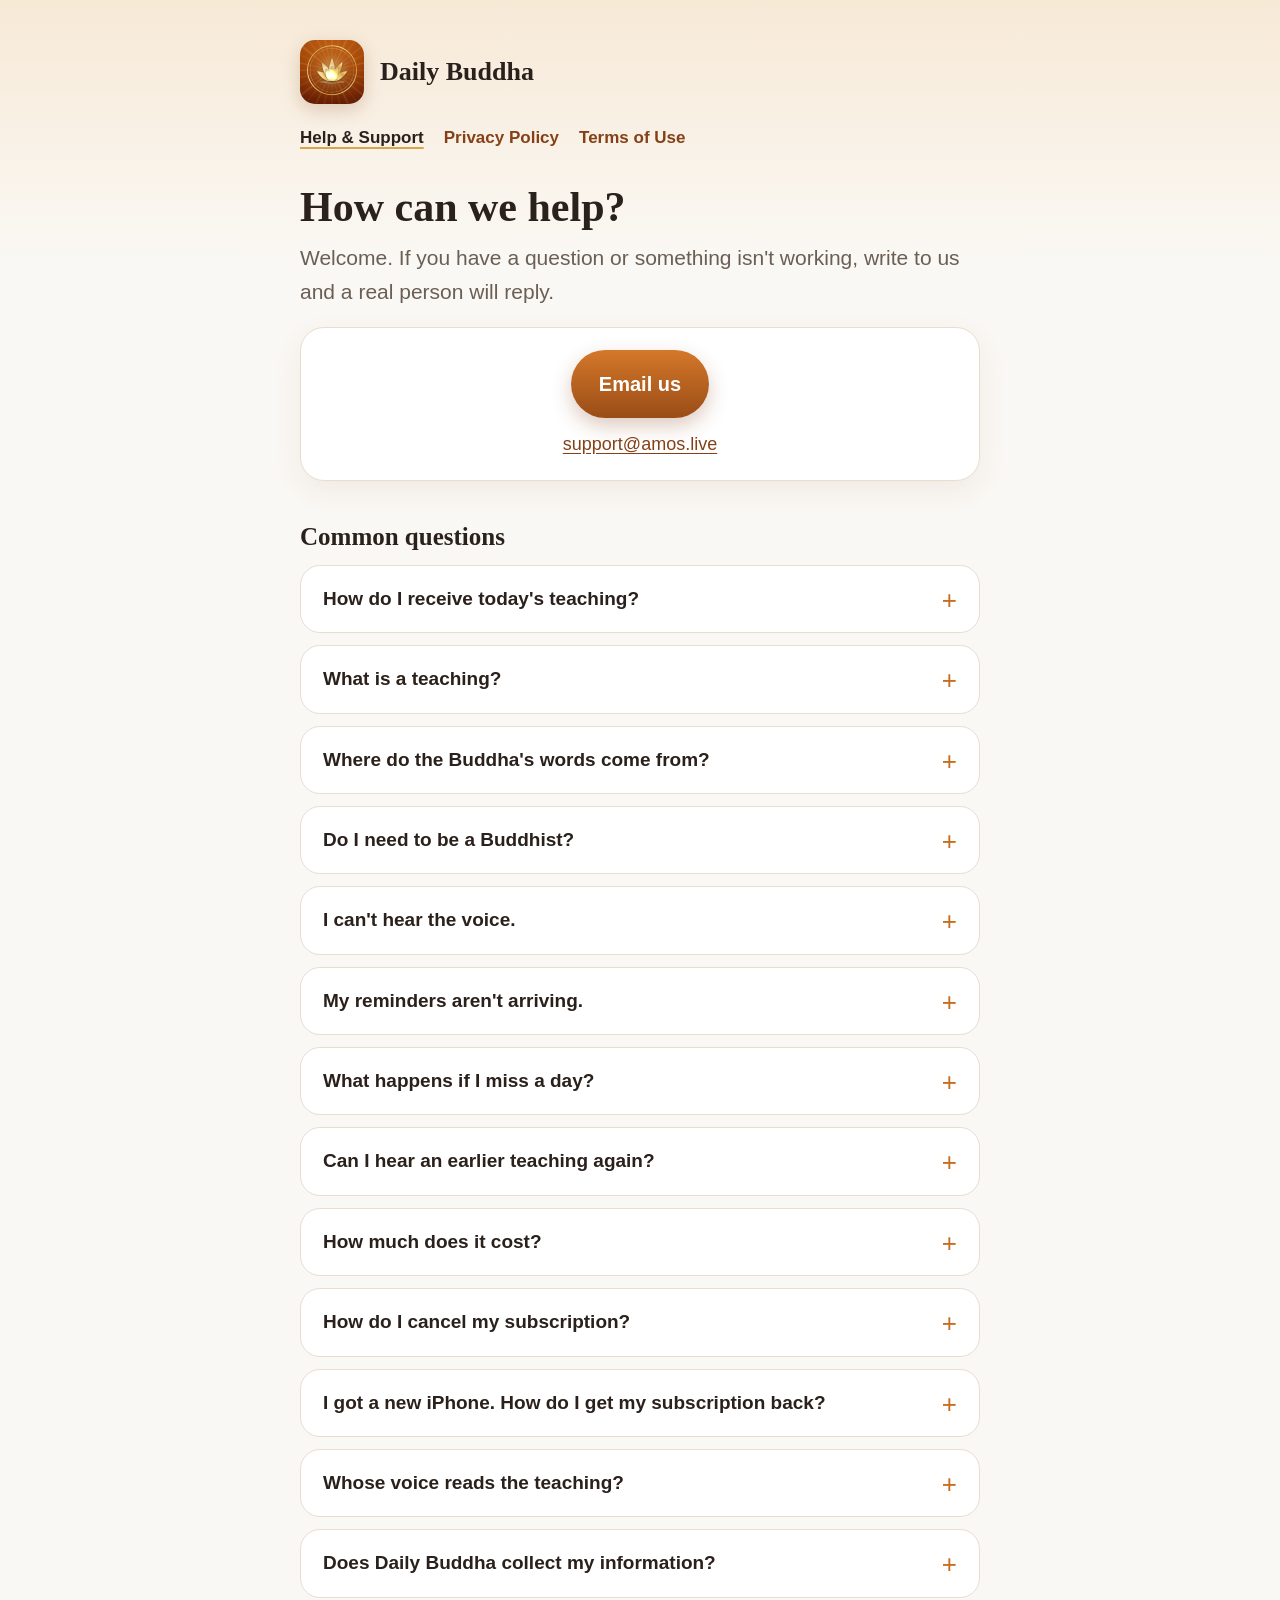
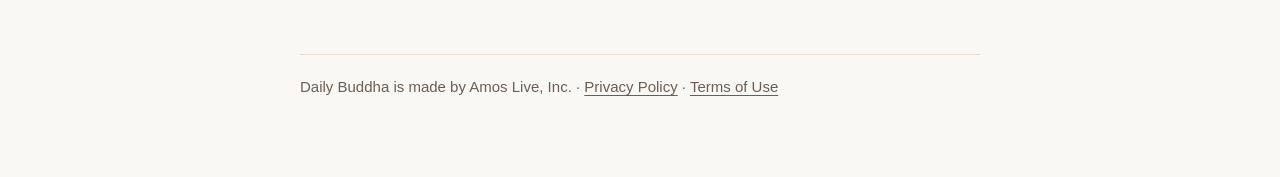
<file: index.html>
<!doctype html>
<html lang="en">
<head>
  <meta charset="utf-8">
  <meta name="viewport" content="width=device-width, initial-scale=1">
  <title>Daily Buddha Support</title>
  <meta name="description" content="Help and support for Daily Buddha, the iPhone app that reads you one short teaching each morning, closing with the Buddha's words in Pali and English.">
  <link rel="stylesheet" href="/style.css">
  <link rel="apple-touch-icon" href="/apple-touch-icon.png">
  <link rel="icon" href="/icon.png">
</head>
<body>
  <main class="page">
    <header class="brand">
      <img src="/icon.png" alt="">
      <a href="/">Daily Buddha</a>
    </header>
    <nav class="links" aria-label="Pages">
      <a href="/" aria-current="page">Help &amp; Support</a>
      <a href="/privacy/">Privacy Policy</a>
      <a href="/terms/">Terms of Use</a>
    </nav>

    <h1>How can we help?</h1>
    <p class="lede">Welcome. If you have a question or something isn't working, write to us and a real person will reply.</p>

    <div class="card contact">
      <a class="button" href="mailto:support@amos.live?subject=Daily%20Buddha%20help">Email us</a>
      <a class="email" href="mailto:support@amos.live">support@amos.live</a>
    </div>

    <h2>Common questions</h2>

    <details>
      <summary>How do I receive today's teaching?</summary>
      <div>
        <p>Open Daily Buddha and rest your finger on the lotus near the bottom of the screen. The lotus opens and glows, and today's teaching is read to you while your finger stays there. If you lift your finger, the voice pauses. Touch the lotus again and it continues. A quick tap does nothing; the app is made for a quiet minute of holding.</p>
      </div>
    </details>

    <details>
      <summary>What is a teaching?</summary>
      <div>
        <p>In this app, a teaching is a short reflection in the spirit of the Buddha's teaching, written for you in plain words, a few sentences long. Each one closes with a line from the Dhammapada or the suttas. The Pali is shown on the screen, with its meaning in English beneath it and where it comes from, such as the Dhammapada verse or the name of the sutta.</p>
        <p>The voice reads the reflection and the English meaning. The Pali is shown for you to read yourself, and is not read aloud.</p>
      </div>
    </details>

    <details>
      <summary>Where do the Buddha's words come from?</summary>
      <div>
        <p>Every closing line is referenced to the Pali canon: the Dhammapada by verse, the best‑known suttas by name, and otherwise the collection and number. The English meanings are plain renderings written to be easy to understand, not a published translation. The reflections themselves are original writing in the spirit of the teaching; they are not presented as the Buddha's own words. If you believe anything is mistaken, please <a href="mailto:support@amos.live?subject=Daily%20Buddha%20content">write to us</a>. We take corrections seriously.</p>
      </div>
    </details>

    <details>
      <summary>Do I need to be a Buddhist?</summary>
      <div>
        <p>No. The teachings are about kindness, patience, gratitude, letting go and a steady mind, and anyone is welcome to listen. Nothing in the app asks you to pray or to hold any belief, and nothing in it depicts the Buddha; the lotus is the flower of the tradition.</p>
      </div>
    </details>

    <details>
      <summary>I can't hear the voice.</summary>
      <div>
        <p>Press the volume up button on the side of your iPhone while your finger is on the lotus. If you use headphones or a hearing aid, check that it is connected. The teaching also appears on the screen as it is read.</p>
      </div>
    </details>

    <details>
      <summary>My reminders aren't arriving.</summary>
      <div>
        <p>Open the iPhone <strong>Settings</strong> app, tap <strong>Notifications</strong>, then <strong>Daily Buddha</strong>, and turn on <strong>Allow Notifications</strong>. You can change the morning reminder time inside Daily Buddha: tap the gear in the top corner, then <strong>Morning reminder</strong>.</p>
        <p>If you haven't received your teaching by 8 PM, the app sends one gentle evening reminder so your streak stays safe. Reminders are set up each time you open the app, so opening it every few days keeps them coming.</p>
      </div>
    </details>

    <details>
      <summary>What happens if I miss a day?</summary>
      <div>
        <p>Your streak starts again from the beginning, but you never miss a teaching. The next time you open the app, you'll receive the teaching that was waiting for you.</p>
      </div>
    </details>

    <details>
      <summary>Can I hear an earlier teaching again?</summary>
      <div>
        <p>Yes. Tap the gear in the top corner, then <strong>Past teachings</strong>. Tap any teaching to read it again, with its Pali, or tap <strong>Listen</strong> to hear it.</p>
      </div>
    </details>

    <details>
      <summary>How much does it cost?</summary>
      <div>
        <p>Your first teaching is free, so you can hear one before deciding. After that, Daily Buddha is $5.99 per month in the United States (prices in other countries are shown in the app before you subscribe). You can cancel at any time.</p>
      </div>
    </details>

    <details>
      <summary>How do I cancel my subscription?</summary>
      <div>
        <p>In Daily Buddha, tap the gear, then <strong>Manage subscription</strong>. Or open the iPhone <strong>Settings</strong> app, tap your name at the top, then <strong>Subscriptions</strong>, then <strong>Daily Buddha</strong>.</p>
        <p>Cancel at least a day before your current month ends to avoid being charged for the next one. Apple handles all billing, so we can't cancel or refund a subscription for you. For a refund, visit <a href="https://reportaproblem.apple.com">reportaproblem.apple.com</a>.</p>
      </div>
    </details>

    <details>
      <summary>I got a new iPhone. How do I get my subscription back?</summary>
      <div>
        <p>Sign in with the same Apple Account, open Daily Buddha, and tap <strong>Restore purchase</strong>. Your streak and past teachings are kept on your iPhone. They come along if you set up your new iPhone from an iCloud or computer backup.</p>
      </div>
    </details>

    <details>
      <summary>Whose voice reads the teaching?</summary>
      <div>
        <p>Each teaching is read by an AI‑generated voice, chosen to sound warm, calm and natural. Every teaching was recorded ahead of time, so it works even without an internet connection.</p>
      </div>
    </details>

    <details>
      <summary>Does Daily Buddha collect my information?</summary>
      <div>
        <p>No. There is no account to create, and nothing you do in the app is sent to us. Read our <a href="/privacy/">Privacy Policy</a> for details.</p>
      </div>
    </details>

    <footer>
      <p>Daily Buddha is made by Amos Live, Inc. · <a href="/privacy/">Privacy Policy</a> · <a href="/terms/">Terms of Use</a></p>
    </footer>
  </main>
</body>
</html>
</file>
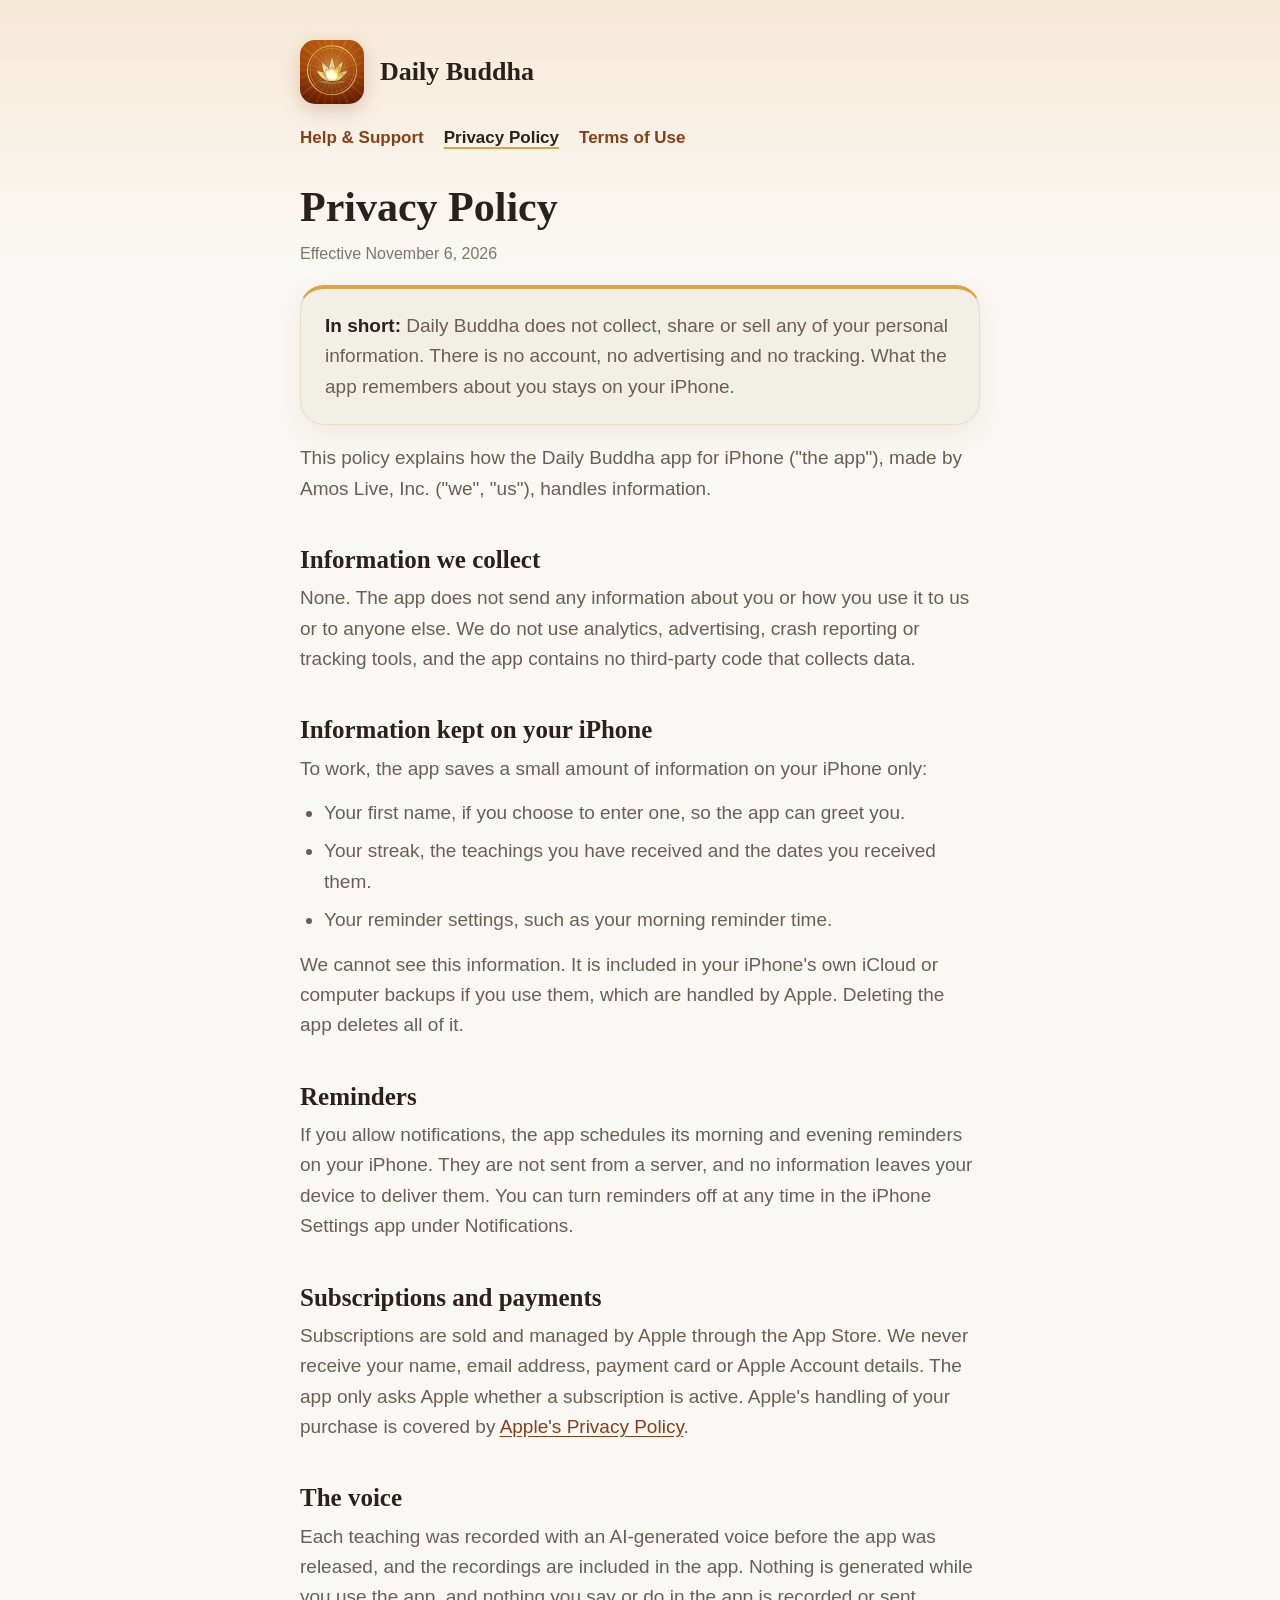
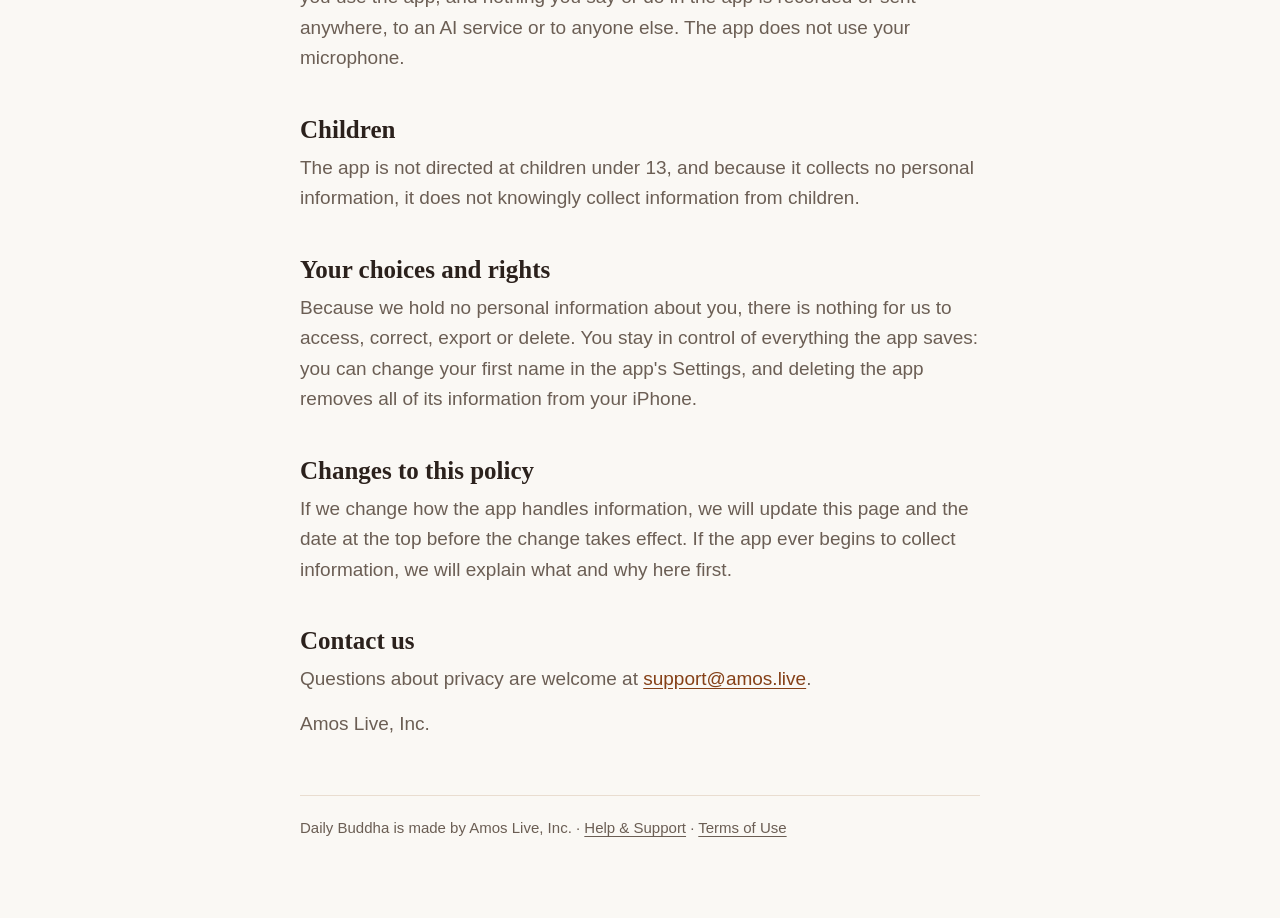
<file: privacy/index.html>
<!doctype html>
<html lang="en">
<head>
  <meta charset="utf-8">
  <meta name="viewport" content="width=device-width, initial-scale=1">
  <title>Daily Buddha Privacy Policy</title>
  <meta name="description" content="Daily Buddha does not collect, share or sell any personal information.">
  <link rel="stylesheet" href="/style.css">
  <link rel="apple-touch-icon" href="/apple-touch-icon.png">
  <link rel="icon" href="/icon.png">
</head>
<body>
  <main class="page">
    <header class="brand">
      <img src="/icon.png" alt="">
      <a href="/">Daily Buddha</a>
    </header>
    <nav class="links" aria-label="Pages">
      <a href="/">Help &amp; Support</a>
      <a href="/privacy/" aria-current="page">Privacy Policy</a>
      <a href="/terms/">Terms of Use</a>
    </nav>

    <h1>Privacy Policy</h1>
    <p class="updated">Effective November 6, 2026</p>

    <div class="card summary">
      <p><strong>In short:</strong> Daily Buddha does not collect, share or sell any of your personal information. There is no account, no advertising and no tracking. What the app remembers about you stays on your iPhone.</p>
    </div>

    <p>This policy explains how the Daily Buddha app for iPhone ("the app"), made by Amos Live, Inc. ("we", "us"), handles information.</p>

    <h2>Information we collect</h2>
    <p>None. The app does not send any information about you or how you use it to us or to anyone else. We do not use analytics, advertising, crash reporting or tracking tools, and the app contains no third‑party code that collects data.</p>

    <h2>Information kept on your iPhone</h2>
    <p>To work, the app saves a small amount of information on your iPhone only:</p>
    <ul>
      <li>Your first name, if you choose to enter one, so the app can greet you.</li>
      <li>Your streak, the teachings you have received and the dates you received them.</li>
      <li>Your reminder settings, such as your morning reminder time.</li>
    </ul>
    <p>We cannot see this information. It is included in your iPhone's own iCloud or computer backups if you use them, which are handled by Apple. Deleting the app deletes all of it.</p>

    <h2>Reminders</h2>
    <p>If you allow notifications, the app schedules its morning and evening reminders on your iPhone. They are not sent from a server, and no information leaves your device to deliver them. You can turn reminders off at any time in the iPhone Settings app under Notifications.</p>

    <h2>Subscriptions and payments</h2>
    <p>Subscriptions are sold and managed by Apple through the App Store. We never receive your name, email address, payment card or Apple Account details. The app only asks Apple whether a subscription is active. Apple's handling of your purchase is covered by <a href="https://www.apple.com/legal/privacy/">Apple's Privacy Policy</a>.</p>

    <h2>The voice</h2>
    <p>Each teaching was recorded with an AI‑generated voice before the app was released, and the recordings are included in the app. Nothing is generated while you use the app, and nothing you say or do in the app is recorded or sent anywhere, to an AI service or to anyone else. The app does not use your microphone.</p>

    <h2>Children</h2>
    <p>The app is not directed at children under 13, and because it collects no personal information, it does not knowingly collect information from children.</p>

    <h2>Your choices and rights</h2>
    <p>Because we hold no personal information about you, there is nothing for us to access, correct, export or delete. You stay in control of everything the app saves: you can change your first name in the app's Settings, and deleting the app removes all of its information from your iPhone.</p>

    <h2>Changes to this policy</h2>
    <p>If we change how the app handles information, we will update this page and the date at the top before the change takes effect. If the app ever begins to collect information, we will explain what and why here first.</p>

    <h2>Contact us</h2>
    <p>Questions about privacy are welcome at <a href="mailto:support@amos.live?subject=Daily%20Buddha%20privacy">support@amos.live</a>.</p>
    <p>Amos Live, Inc.</p>

    <footer>
      <p>Daily Buddha is made by Amos Live, Inc. · <a href="/">Help &amp; Support</a> · <a href="/terms/">Terms of Use</a></p>
    </footer>
  </main>
</body>
</html>
</file>
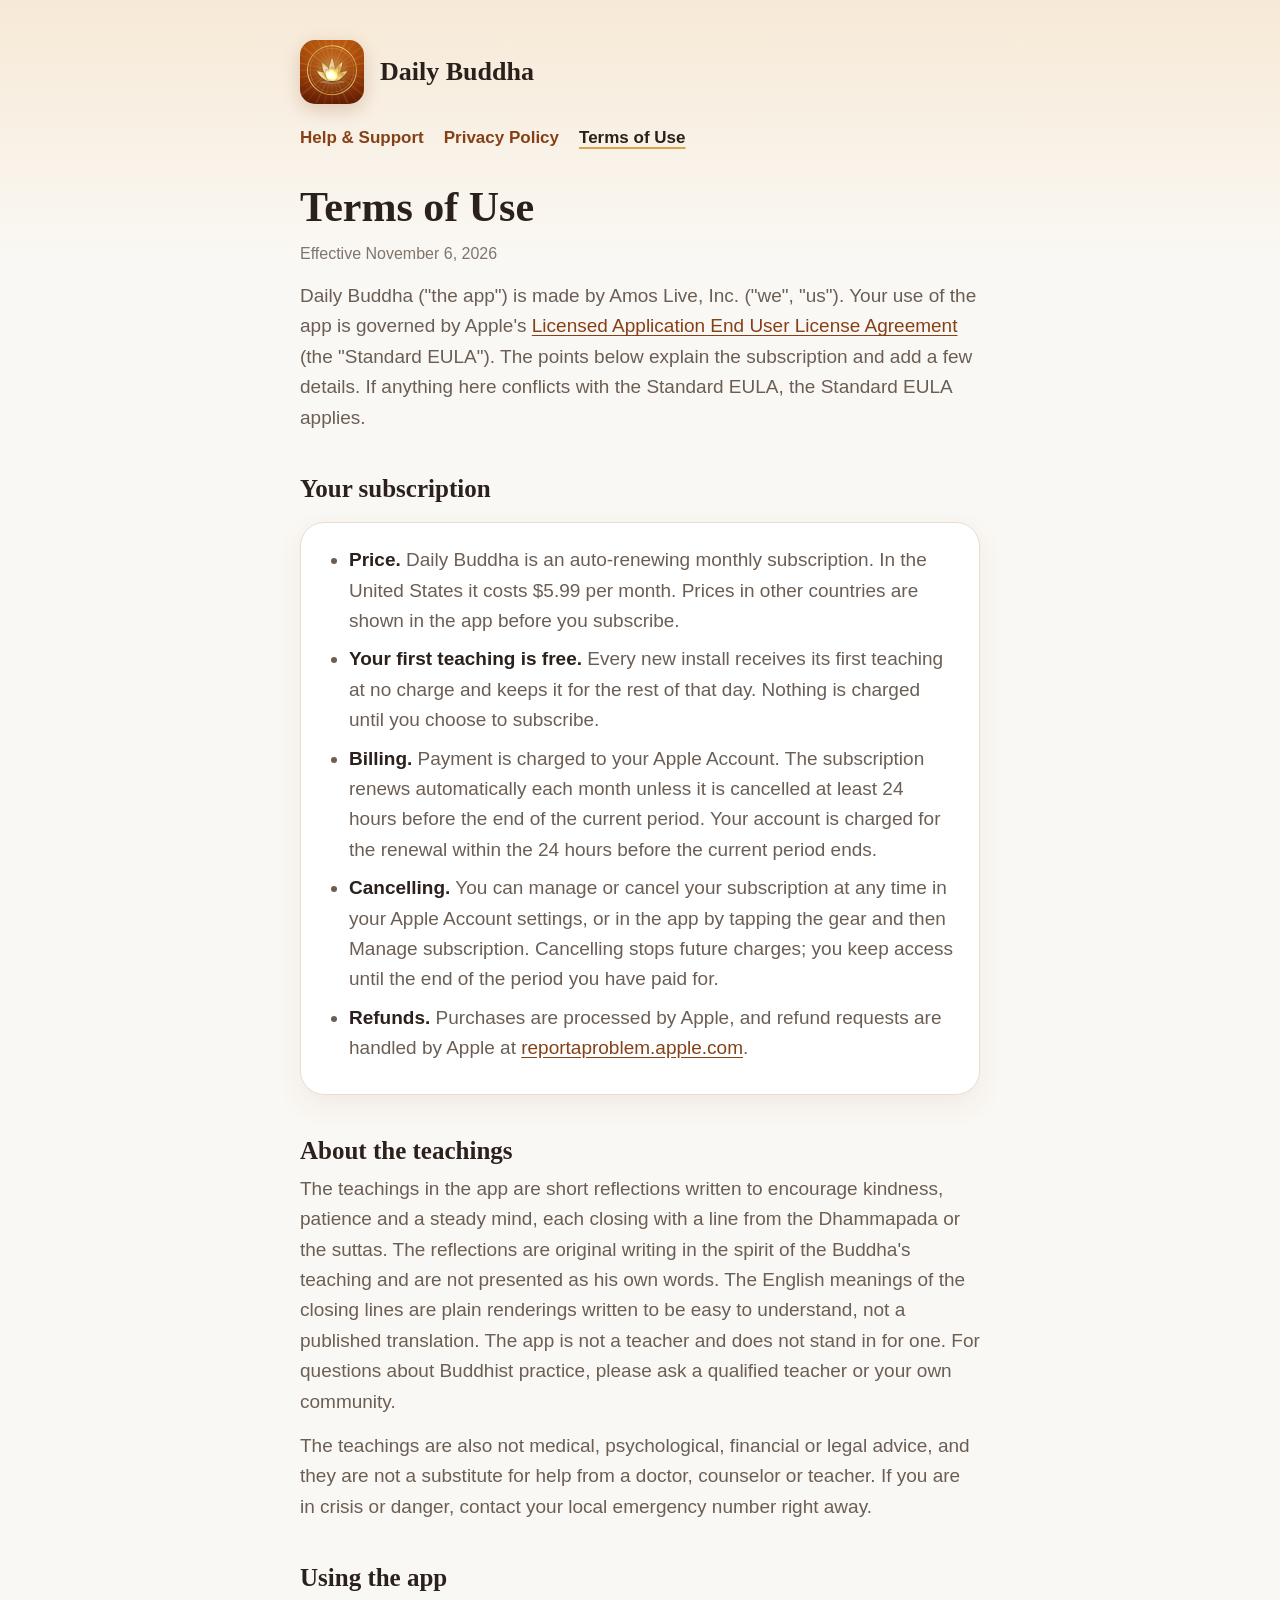
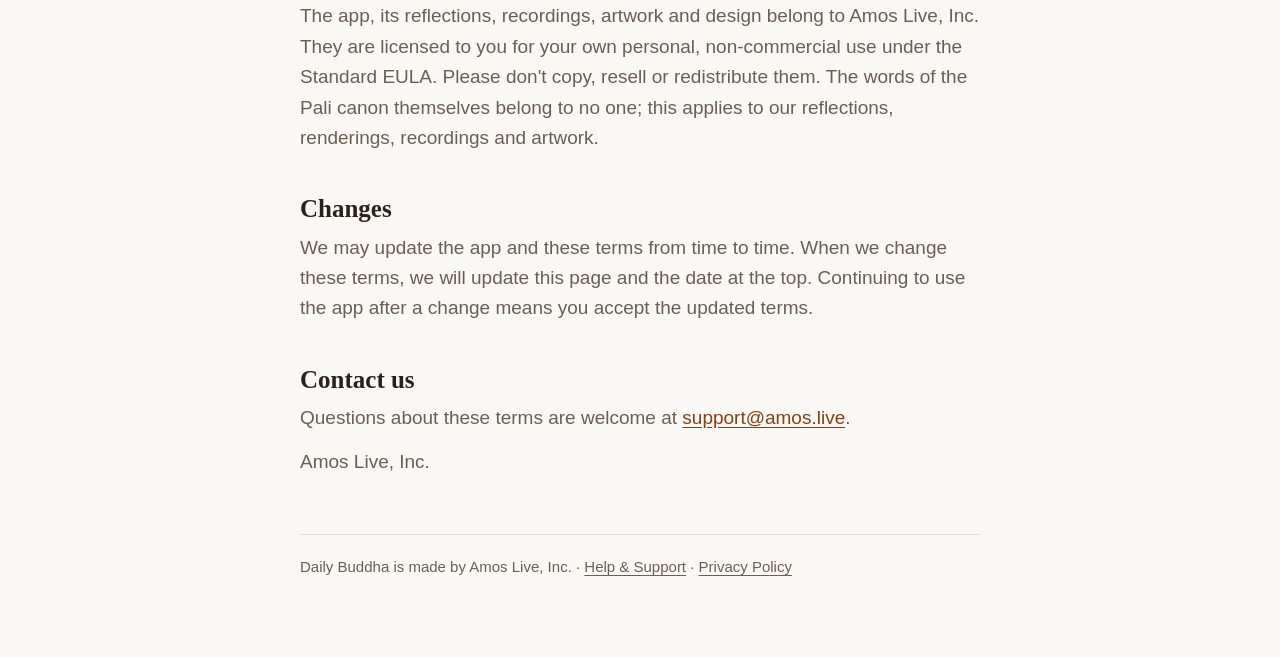
<file: terms/index.html>
<!doctype html>
<html lang="en">
<head>
  <meta charset="utf-8">
  <meta name="viewport" content="width=device-width, initial-scale=1">
  <title>Daily Buddha Terms of Use</title>
  <meta name="description" content="Terms of use and subscription terms for the Daily Buddha app.">
  <link rel="stylesheet" href="/style.css">
  <link rel="apple-touch-icon" href="/apple-touch-icon.png">
  <link rel="icon" href="/icon.png">
</head>
<body>
  <main class="page">
    <header class="brand">
      <img src="/icon.png" alt="">
      <a href="/">Daily Buddha</a>
    </header>
    <nav class="links" aria-label="Pages">
      <a href="/">Help &amp; Support</a>
      <a href="/privacy/">Privacy Policy</a>
      <a href="/terms/" aria-current="page">Terms of Use</a>
    </nav>

    <h1>Terms of Use</h1>
    <p class="updated">Effective November 6, 2026</p>

    <p>Daily Buddha ("the app") is made by Amos Live, Inc. ("we", "us"). Your use of the app is governed by Apple's <a href="https://www.apple.com/legal/internet-services/itunes/dev/stdeula/">Licensed Application End User License Agreement</a> (the "Standard EULA"). The points below explain the subscription and add a few details. If anything here conflicts with the Standard EULA, the Standard EULA applies.</p>

    <h2>Your subscription</h2>
    <div class="card">
      <ul>
        <li><strong>Price.</strong> Daily Buddha is an auto‑renewing monthly subscription. In the United States it costs $5.99 per month. Prices in other countries are shown in the app before you subscribe.</li>
        <li><strong>Your first teaching is free.</strong> Every new install receives its first teaching at no charge and keeps it for the rest of that day. Nothing is charged until you choose to subscribe.</li>
        <li><strong>Billing.</strong> Payment is charged to your Apple Account. The subscription renews automatically each month unless it is cancelled at least 24 hours before the end of the current period. Your account is charged for the renewal within the 24 hours before the current period ends.</li>
        <li><strong>Cancelling.</strong> You can manage or cancel your subscription at any time in your Apple Account settings, or in the app by tapping the gear and then Manage subscription. Cancelling stops future charges; you keep access until the end of the period you have paid for.</li>
        <li><strong>Refunds.</strong> Purchases are processed by Apple, and refund requests are handled by Apple at <a href="https://reportaproblem.apple.com">reportaproblem.apple.com</a>.</li>
      </ul>
    </div>

    <h2>About the teachings</h2>
    <p>The teachings in the app are short reflections written to encourage kindness, patience and a steady mind, each closing with a line from the Dhammapada or the suttas. The reflections are original writing in the spirit of the Buddha's teaching and are not presented as his own words. The English meanings of the closing lines are plain renderings written to be easy to understand, not a published translation. The app is not a teacher and does not stand in for one. For questions about Buddhist practice, please ask a qualified teacher or your own community.</p>
    <p>The teachings are also not medical, psychological, financial or legal advice, and they are not a substitute for help from a doctor, counselor or teacher. If you are in crisis or danger, contact your local emergency number right away.</p>

    <h2>Using the app</h2>
    <p>The app, its reflections, recordings, artwork and design belong to Amos Live, Inc. They are licensed to you for your own personal, non‑commercial use under the Standard EULA. Please don't copy, resell or redistribute them. The words of the Pali canon themselves belong to no one; this applies to our reflections, renderings, recordings and artwork.</p>

    <h2>Changes</h2>
    <p>We may update the app and these terms from time to time. When we change these terms, we will update this page and the date at the top. Continuing to use the app after a change means you accept the updated terms.</p>

    <h2>Contact us</h2>
    <p>Questions about these terms are welcome at <a href="mailto:support@amos.live?subject=Daily%20Buddha%20terms">support@amos.live</a>.</p>
    <p>Amos Live, Inc.</p>

    <footer>
      <p>Daily Buddha is made by Amos Live, Inc. · <a href="/">Help &amp; Support</a> · <a href="/privacy/">Privacy Policy</a></p>
    </footer>
  </main>
</body>
</html>
</file>
<file: style.css>
/* Daily Buddha: support and legal pages. Rice paper, saffron and lotus gold, large type. */
:root {
  color-scheme: light;
  --paper: #faf8f4;
  --silk: #f2efe7;
  --saffron: #c76b1c;
  --deep-saffron: #854017;
  --gold: #d9a54a;
  --pale-gold: #fcdea8;
  --ink: #2b211c;
  --soft-ink: #6b5e54;
  --line: #e9ddd0;
  --card: #ffffff;
  --serif: "New York", ui-serif, Georgia, "Times New Roman", serif;
  --sans: ui-rounded, -apple-system, BlinkMacSystemFont, "SF Pro Rounded", "Segoe UI", Roboto, sans-serif;
}

* { box-sizing: border-box; }

html { -webkit-text-size-adjust: 100%; }

body {
  margin: 0;
  background: linear-gradient(180deg, #f7e9d6 0, var(--paper) 260px, var(--paper) 100%);
  color: var(--ink);
  font-family: var(--sans);
  font-size: 19px;
  line-height: 1.6;
}

.page {
  max-width: 720px;
  margin: 0 auto;
  padding: 40px 20px 64px;
}

header.brand {
  display: flex;
  align-items: center;
  gap: 16px;
  margin-bottom: 28px;
}

header.brand img {
  width: 64px;
  height: 64px;
  border-radius: 15px;
  box-shadow: 0 6px 18px rgba(133, 64, 23, 0.22);
}

header.brand a {
  font-family: var(--serif);
  font-size: 26px;
  font-weight: 600;
  color: var(--ink);
  text-decoration: none;
}

nav.links {
  display: flex;
  flex-wrap: wrap;
  gap: 8px 20px;
  margin: -8px 0 32px;
  font-size: 17px;
}

nav.links a { color: var(--deep-saffron); font-weight: 600; text-decoration: none; }
nav.links a[aria-current="page"] { color: var(--ink); text-decoration: underline; text-decoration-color: var(--gold); text-decoration-thickness: 2px; text-underline-offset: 4px; }

h1 {
  font-family: var(--serif);
  font-size: clamp(32px, 7vw, 42px);
  line-height: 1.15;
  font-weight: 600;
  margin: 0 0 10px;
}

h2 {
  font-family: var(--serif);
  font-size: 25px;
  font-weight: 600;
  line-height: 1.25;
  margin: 40px 0 8px;
}

h3 {
  font-size: 20px;
  margin: 0 0 6px;
}

p, li { color: var(--soft-ink); }
p { margin: 0 0 14px; }
ul { padding-left: 24px; margin: 0 0 14px; }
li { margin-bottom: 8px; }
strong { color: var(--ink); }

a { color: var(--deep-saffron); text-underline-offset: 3px; }

.lede { font-size: 21px; color: var(--soft-ink); margin-bottom: 8px; }
.updated { font-size: 16px; color: var(--soft-ink); opacity: 0.85; }

.card {
  background: var(--card);
  border: 1px solid var(--line);
  border-radius: 24px;
  padding: 22px 24px;
  margin: 18px 0;
  box-shadow: 0 10px 28px rgba(133, 64, 23, 0.08);
}

.card p:last-child, .card ul:last-child { margin-bottom: 0; }

.summary { background: var(--silk); border-top: 4px solid var(--gold); }

.button {
  display: inline-block;
  background: linear-gradient(180deg, #d4782a, #9a4c17);
  color: #fff;
  font-weight: 700;
  font-size: 20px;
  text-decoration: none;
  padding: 18px 28px;
  border-radius: 999px;
  min-height: 60px;
  box-shadow: 0 8px 20px rgba(133, 64, 23, 0.28);
}

.button:focus-visible, a:focus-visible { outline: 3px solid var(--gold); outline-offset: 3px; }

.contact { text-align: center; }
.contact .email { display: block; margin-top: 12px; font-size: 18px; }

details {
  background: var(--card);
  border: 1px solid var(--line);
  border-radius: 20px;
  margin: 12px 0;
  padding: 0 22px;
}

summary {
  cursor: pointer;
  list-style: none;
  font-weight: 700;
  color: var(--ink);
  padding: 18px 28px 18px 0;
  position: relative;
}

summary::-webkit-details-marker { display: none; }
summary::after {
  content: "+";
  position: absolute;
  right: 0;
  top: 14px;
  font-size: 26px;
  font-weight: 400;
  color: var(--saffron);
}
details[open] summary::after { content: "–"; }
details > div { padding-bottom: 16px; }

footer {
  margin-top: 56px;
  padding-top: 20px;
  border-top: 1px solid var(--line);
  font-size: 15px;
  color: var(--soft-ink);
}

footer a { color: var(--soft-ink); }
</file>
